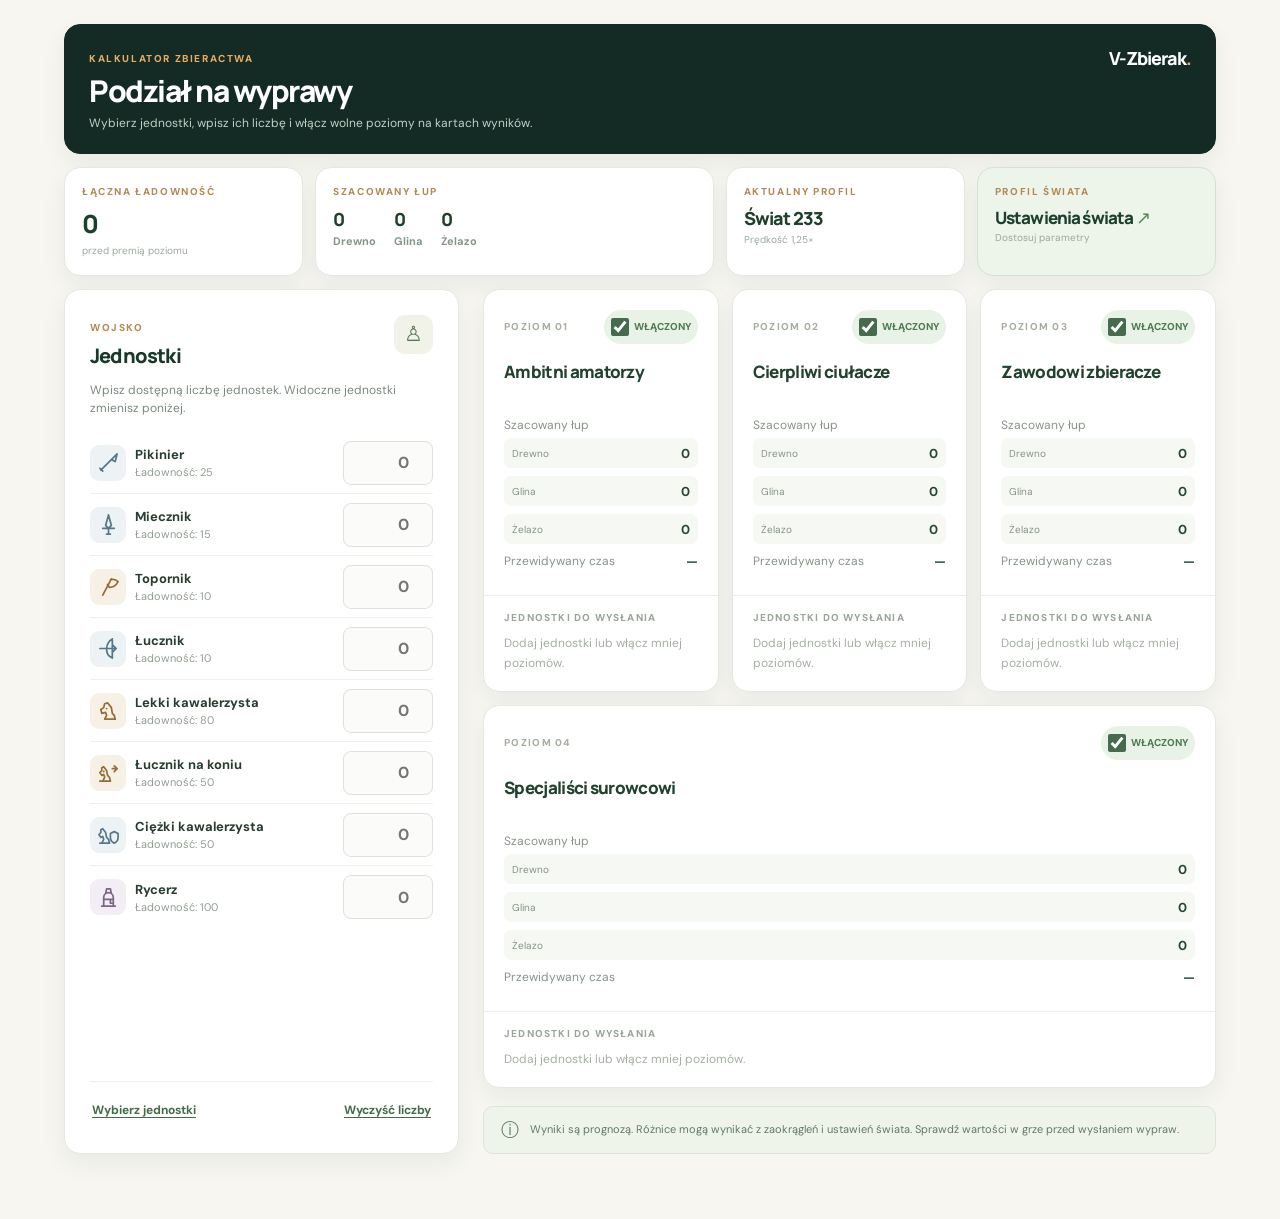
<file: index.html>
<!doctype html>
<html lang="pl">
<head>
  <meta charset="utf-8">
  <meta name="viewport" content="width=device-width, initial-scale=1">
  <meta name="theme-color" content="#142b25">
  <meta name="description" content="V-Zbierak — prosty kalkulator zbieractwa dla Plemion z ustawieniami każdego świata.">
  <title>V-Zbierak — kalkulator zbieractwa</title>
  <link rel="icon" href="./favicon.svg" type="image/svg+xml">
  <link rel="stylesheet" href="./styles.css">
  <script defer src="./calculator.js"></script>
  <script defer src="./app.js"></script>
</head>
<body>
  <svg class="icon-sprite" xmlns="http://www.w3.org/2000/svg" aria-hidden="true" focusable="false">
    <symbol id="unit-icon-spear" viewBox="0 0 24 24">
      <path d="M4 20 16 8M3 18l3 3m9-12 6-6-2 8-4-2Z"/>
    </symbol>
    <symbol id="unit-icon-sword" viewBox="0 0 24 24">
      <path d="M12 2 15 13 12 16 9 13 12 2ZM6 16h12m-6 0v5m-2 1h4"/>
    </symbol>
    <symbol id="unit-icon-axe" viewBox="0 0 24 24">
      <path d="M6 21 15 4m-1 1c3-1 6 0 8 2-2 4-5 6-9 6l-2-3"/>
    </symbol>
    <symbol id="unit-icon-archer" viewBox="0 0 24 24">
      <path d="M16 2c-7 4-9 16 0 20m0-20v20M3 12h17m-4-4 4 4-4 4"/>
    </symbol>
    <symbol id="unit-icon-light" viewBox="0 0 24 24">
      <path d="M8 21h11l-1-4-2-2-1-6-4-5-3 1-1 4-3 2 1 4 4-1 1 3-2 4Z"/>
      <circle cx="10" cy="10" r="1" fill="currentColor" stroke="none"/>
    </symbol>
    <symbol id="unit-icon-marcher" viewBox="0 0 24 24">
      <path d="M3 21h11l-1-4-2-2-1-5-3-4-2 1v3l-2 2 2 3 2-1 1 3-2 4Zm13-13h5m-3-3 3 3-3 3"/>
      <circle cx="7" cy="11" r="1" fill="currentColor" stroke="none"/>
    </symbol>
    <symbol id="unit-icon-heavy" viewBox="0 0 24 24">
      <path d="M3 21h10l-1-4-2-2-1-5-3-4-2 1v3l-2 2 2 3 2-1 1 3-2 4Zm15-12 4 2v4c0 3-2 5-4 6-2-1-4-3-4-6v-4l4-2Z"/>
    </symbol>
    <symbol id="unit-icon-knight" viewBox="0 0 24 24">
      <path d="M5 21h14M7 21V12a5 5 0 0 1 10 0v9M9 8l1-5h4l1 5M7 14h10m-3 0v4h3"/>
    </symbol>
  </svg>
  <div class="site-shell">
    <main class="calculator-section" aria-labelledby="calculator-title">
      <header class="results-header"><div><span class="panel-kicker">KALKULATOR ZBIERACTWA</span><h1 id="calculator-title">Podział na wyprawy</h1><p>Wybierz jednostki, wpisz ich liczbę i włącz wolne poziomy na kartach wyników.</p></div><strong class="results-brand">V-Zbierak<span aria-hidden="true">.</span></strong></header>
      <div class="metrics"><div class="metric"><span class="panel-kicker">Łączna ładowność</span><strong id="total-carry">0</strong><small>przed premią poziomu</small></div><div class="metric metric-loot"><span class="panel-kicker">Szacowany łup</span><div class="metric-resources"><div><strong id="total-wood">0</strong><span>Drewno</span></div><div><strong id="total-clay">0</strong><span>Glina</span></div><div><strong id="total-iron">0</strong><span>Żelazo</span></div></div></div><div class="metric metric-profile" aria-live="polite"><span class="panel-kicker">Aktualny profil</span><strong id="world-label">Świat 233</strong><small id="world-speed-label">Prędkość 1,25×</small></div><button id="open-world-settings" class="metric metric-settings" type="button" aria-haspopup="dialog"><span class="panel-kicker">Profil świata</span><strong>Ustawienia świata <span aria-hidden="true">↗</span></strong><small>Dostosuj parametry</small></button></div>
      <div class="calculator-layout">
        <div class="input-column">
          <section class="panel troop-panel" aria-labelledby="units-title">
            <div class="panel-heading"><div><span class="panel-kicker">WOJSKO</span><h2 id="units-title">Jednostki</h2></div><span class="heading-symbol" aria-hidden="true">♙</span></div>
            <p class="panel-intro">Wpisz dostępną liczbę jednostek. Widoczne jednostki zmienisz poniżej.</p>
            <div id="unit-list" class="unit-list"></div>
            <div class="panel-actions"><button id="open-unit-selection" class="text-button" type="button" aria-haspopup="dialog">Wybierz jednostki</button><button id="reset-button" class="text-button" type="button">Wyczyść liczby</button></div>
          </section>
        </div>

        <div class="results-column">
          <p id="form-message" class="form-message" role="status" aria-live="polite"></p>
          <div id="result-list" class="result-list" aria-live="polite"></div>
          <div class="results-note"><span aria-hidden="true">ⓘ</span><p>Wyniki są prognozą. Różnice mogą wynikać z zaokrągleń i ustawień świata. Sprawdź wartości w grze przed wysłaniem wypraw.</p></div>
        </div>
      </div>
    </main>
  </div>

  <dialog id="unit-dialog" class="world-dialog unit-dialog" aria-labelledby="unit-dialog-title">
    <form id="unit-form">
      <div class="dialog-header"><div><span class="panel-kicker">WOJSKO</span><h2 id="unit-dialog-title">Wybierz jednostki</h2><p>Na liście kalkulatora pojawią się tylko zaznaczone jednostki.</p></div><button id="close-unit-selection" class="icon-button" type="button" aria-label="Zamknij wybór jednostek">×</button></div>
      <div class="dialog-scroll"><div id="unit-options" class="unit-options"></div></div>
      <div class="dialog-actions"><button id="select-all-unit-options" class="text-button" type="button">Zaznacz wszystkie</button><div><button id="cancel-unit-selection" class="button button-quiet" type="button">Anuluj</button><button class="button button-primary" type="submit">Zapisz wybór</button></div></div>
    </form>
  </dialog>

  <dialog id="world-dialog" class="world-dialog" aria-labelledby="world-dialog-title">
    <form id="world-form" novalidate>
      <div class="dialog-header"><div><span class="panel-kicker">PROFIL ŚWIATA</span><h2 id="world-dialog-title">Ustawienia świata</h2><p>Domyślne wartości odpowiadają światu 233. Dopasuj je do swojego świata.</p></div><button id="close-world-settings" class="icon-button" type="button" aria-label="Zamknij ustawienia">×</button></div>
      <div class="dialog-scroll">
        <section class="dialog-section" aria-labelledby="world-basic-title"><h3 id="world-basic-title">Świat i czas</h3><div class="setting-fields"><label class="setting-field">Nazwa profilu<input name="worldName" type="text" maxlength="40" autocomplete="off" required></label><label class="setting-field">Prędkość gry<input name="worldSpeed" type="number" min="0.01" max="100" step="0.01" inputmode="decimal" required></label><label class="setting-field">Współczynnik czasu<input name="durationFactor" type="number" min="0.01" max="100" step="0.000001" inputmode="decimal" required></label><label class="setting-field">Początkowy czas (s)<input name="initialSeconds" type="number" min="0" max="86400" step="1" inputmode="numeric" required></label><label class="setting-field">Wykładnik czasu<input name="exponent" type="number" min="0.01" max="2" step="0.01" inputmode="decimal" required></label><label class="setting-field">Mnożnik ładowności<input name="carryFactor" type="number" min="0.01" max="100" step="0.01" inputmode="decimal" required></label></div><p class="setting-help">Zmiana prędkości przelicza współczynnik czasu według przybliżenia. Możesz następnie wpisać dokładną wartość z gry.</p></section>
        <section class="dialog-section" aria-labelledby="world-units-title"><h3 id="world-units-title">Jednostki dostępne w zbieractwie</h3><p class="setting-help">Wyłącz jednostki, których nie można wysłać na tym świecie. Wpisane liczby pozostaną zapisane.</p><div id="modal-unit-list" class="modal-unit-list"></div></section>
        <section class="dialog-section" aria-labelledby="world-loot-title"><h3 id="world-loot-title">Mnożniki łupu poziomów</h3><div id="modal-loot-list" class="modal-loot-list"></div></section>
      </div>
      <p id="world-error" class="dialog-error" role="alert"></p>
      <div class="dialog-actions"><button id="restore-world-233" class="text-button" type="button">Przywróć profil 233</button><div><button id="cancel-world-settings" class="button button-quiet" type="button">Anuluj</button><button class="button button-primary" type="submit">Zapisz ustawienia</button></div></div>
    </form>
  </dialog>
</body>
</html>
</file>
<file: styles.css>
@import url('https://fonts.googleapis.com/css2?family=DM+Sans:wght@400;500;600;700&family=Manrope:wght@400;500;600;700;800&display=swap');

:root { font-family: 'DM Sans', sans-serif; color: #26382f; background: #f7f6f1; font-synthesis: none; }
* { box-sizing: border-box; }
.icon-sprite { position: absolute; width: 0; height: 0; overflow: hidden; }
body { margin: 0; }
body:has(dialog[open]) { overflow: hidden; }
button, input { font: inherit; }
button { cursor: pointer; }
h1, h2, h3, p { margin-top: 0; }
button:focus-visible, input:focus-visible { outline: 3px solid #d99c4f; outline-offset: 3px; }
.site-shell { max-width: 1600px; min-height: 100vh; margin: auto; }

.button { display: inline-flex; align-items: center; justify-content: center; gap: 10px; min-height: 44px; padding: 11px 16px; border-radius: 10px; font-size: 13px; font-weight: 700; transition: transform .15s, background .15s; }
.button:hover:not(:disabled) { transform: translateY(-1px); }
.button-primary { border: 1px solid #d49c54; background: #e5ad67; color: #152c25; }
.button-primary:hover { background: #f0be7f; }
.button-quiet { border: 1px solid #d9e0d8; background: #fff; color: #315640; }
.button:disabled { opacity: .45; cursor: not-allowed; }
.text-button { min-height: 36px; padding: 6px 2px; border: 0; background: transparent; color: #426c48; font-size: 12px; font-weight: 700; text-decoration: underline; text-underline-offset: 3px; }
.text-button:hover { color: #244a30; }

.calculator-section { padding: 24px clamp(20px, 5vw, 80px) 65px; }
.calculator-layout { display: flex; align-items: stretch; flex-wrap: wrap; gap: 24px; }
.input-column { display: flex; flex: 0 1 395px; flex-direction: column; gap: 22px; min-width: min(100%, 320px); }
.results-column { display: flex; flex: 1 1 530px; align-self: flex-start; flex-direction: column; min-width: min(100%, 320px); }
.panel, .results-header, .metric, .result-card { border: 1px solid #e4e8e0; border-radius: 16px; background: #fff; box-shadow: 0 9px 25px #1a3a2810; }
.panel { padding: 25px; }
.troop-panel { display: flex; flex: 1 1 auto; flex-direction: column; }
.panel-heading { display: flex; align-items: flex-start; justify-content: space-between; gap: 14px; margin-bottom: 12px; }
.panel-kicker { color: #b18a55; font-size: 10px; font-weight: 800; letter-spacing: .16em; }
.panel-heading h2 { margin: 6px 0 0; color: #18382a; font: 800 20px Manrope, sans-serif; letter-spacing: -.04em; }
.heading-symbol { display: grid; place-items: center; flex: none; width: 39px; height: 39px; border-radius: 11px; background: #f1f3e9; color: #5a7957; font-size: 21px; }
.panel-intro { margin: 0 0 14px; color: #7b897d; font-size: 12px; line-height: 1.55; }

.unit-list { display: flex; flex: 1 0 auto; flex-direction: column; }
.unit-row { display: flex; flex: 0 0 auto; align-items: center; gap: 9px; min-height: 62px; border-bottom: 1px solid #eff0eb; }
.unit-row:last-child { border-bottom: 0; }
.unit-empty { margin: auto 4px; color: #849184; font-size: 12px; line-height: 1.6; }
.unit-badge { display: grid; place-items: center; flex: none; width: 36px; height: 36px; border-radius: 9px; background: #f5f2e9; color: #8c6b3f; }
.unit-icon { width: 23px; height: 23px; fill: none; stroke: currentColor; stroke-width: 1.8; stroke-linecap: round; stroke-linejoin: round; }
.unit-badge--spear, .unit-badge--sword, .unit-badge--archer, .unit-badge--heavy { background: #edf3f5; color: #557988; }
.unit-badge--axe, .unit-badge--light, .unit-badge--marcher { background: #f7f0e5; color: #946d39; }
.unit-badge--knight { background: #f3eef5; color: #7c6586; }
.unit-name { flex: 1; min-width: 0; cursor: pointer; }
.unit-name strong { display: block; color: #273d30; font-size: 13px; }
.unit-name small { display: block; margin-top: 2px; color: #929d92; font-size: 11px; }
.unit-input { flex: none; width: 90px; min-height: 44px; padding: 0 8px; border: 1px solid #dce3d9; border-radius: 8px; background: #fbfcfa; color: #23422f; font-size: 16px; font-weight: 700; text-align: right; }
.unit-input:disabled { background: #f1f3ef; cursor: not-allowed; }
.panel-actions { display: flex; justify-content: space-between; gap: 14px; margin-top: 14px; padding-top: 10px; border-top: 1px solid #eff0eb; }
.results-header { display: flex; align-items: center; justify-content: space-between; gap: 18px; min-height: 112px; padding: 21px 24px; border-color: #142b25; background: #142b25; color: #fff; }
.results-header .panel-kicker { color: #e7ad64; }
.results-header h1 { margin: 7px 0 0; color: #fff; font: 800 clamp(22px, 2.5vw, 30px)/1.15 Manrope, sans-serif; letter-spacing: -.05em; }
.results-header p { margin: 6px 0 0; color: #c0d0c5; font-size: 12px; line-height: 1.45; }
.results-brand { flex: none; align-self: flex-start; color: #fff; font: 800 18px Manrope, sans-serif; letter-spacing: -.055em; white-space: nowrap; }
.results-brand span { color: #e7ad64; }
.metrics { display: flex; flex-wrap: wrap; gap: 12px; margin: 13px 0; }
.metric { display: flex; flex: 1 1 155px; flex-direction: column; min-width: 0; min-height: 109px; padding: 17px; }
.metric span { color: #859588; font-size: 11px; font-weight: 700; }
.metric > .panel-kicker { color: #b18a55; font-size: 10px; font-weight: 800; letter-spacing: .16em; text-transform: uppercase; }
.metric strong { margin-top: 8px; color: #1d402c; font: 800 25px Manrope, sans-serif; letter-spacing: -.05em; }
.metric small { margin-top: 3px; color: #9ca89d; font-size: 10px; }
.metric-loot { flex: 2 1 230px; }
.metric-resources { display: flex; flex-wrap: wrap; gap: 10px 18px; margin-top: 9px; }
.metric-resources > div { display: flex; flex-direction: column; }
.metric-resources strong { margin-top: 0; font-size: 18px; }
.metric-resources span { margin-top: 3px; }
.metric-profile strong { overflow-wrap: anywhere; font-size: 18px; }
.metric-settings { align-items: flex-start; border-color: #d5e2d1; background: #edf4e9; text-align: left; cursor: pointer; transition: transform .15s, background .15s; }
.metric-settings:hover { transform: translateY(-1px); background: #e4f0df; }
.metric-settings strong { font-size: 17px; line-height: 1.25; }
.metric-settings strong span { color: #5b8958; font-size: 18px; }
.form-message { margin: 0; color: #9b6028; font-size: 12px; font-weight: 700; }
.form-message:empty { display: none; }
.form-message:not(:empty) { margin-bottom: 13px; padding: 10px 13px; border-radius: 8px; background: #fff4e6; }
.result-list { display: flex; flex: none; flex-wrap: wrap; align-content: flex-start; align-items: stretch; gap: 13px; }
.result-card { display: flex; flex: 1 1 235px; flex-direction: column; min-width: 0; overflow: hidden; }
.result-card.inactive { background: #fbfcfa; }
.result-top { display: flex; flex: none; flex-direction: column; padding: 20px 20px 16px; }
.result-overline { display: flex; align-items: center; justify-content: space-between; gap: 7px; color: #a5ae9f; font-size: 10px; font-weight: 800; letter-spacing: .13em; }
.card-tier-toggle { display: inline-flex; align-items: center; gap: 5px; min-height: 34px; padding: 4px 7px; border-radius: 20px; background: #e8f2e7; color: #4f7b51; font-size: 10px; letter-spacing: 0; white-space: nowrap; cursor: pointer; }
.card-tier-toggle input { width: 18px; height: 18px; margin: 0; accent-color: #456c4d; cursor: pointer; }
.inactive .card-tier-toggle { background: #eef0ec; color: #667968; }
.result-card h3 { min-height: 2.5em; margin: 17px 0 14px; color: #21422f; font: 800 17px/1.25 Manrope, sans-serif; letter-spacing: -.04em; }
.result-loot-title { margin-bottom: 5px; color: #869387; font-size: 12px; }
.resource-breakdown { display: flex; flex-direction: column; gap: 8px; }
.resource-breakdown > div { display: flex; align-items: center; justify-content: space-between; gap: 8px; min-height: 30px; padding: 5px 8px; border-radius: 7px; background: #f6f8f3; }
.resource-breakdown span { color: #869387; font-size: 10px; }
.resource-breakdown strong { color: #254833; font-size: 13px; }
.result-line { display: flex; justify-content: space-between; gap: 10px; margin: 9px 0; color: #869387; font-size: 12px; }
.result-line strong { color: #254833; font-size: 13px; }
.result-bottom { flex: 1 0 auto; padding: 15px 20px 18px; border-top: 1px solid #edf0e9; }
.result-bottom-title { margin-bottom: 10px; color: #9aa59a; font-size: 10px; font-weight: 800; letter-spacing: .12em; }
.unit-pills { display: flex; flex-wrap: wrap; gap: 6px; }
.unit-pill { padding: 6px 8px; border-radius: 6px; background: #f3f6ee; color: #315640; font-size: 11px; font-weight: 700; }
.empty-message { margin: 0; color: #a5aea3; font-size: 12px; line-height: 1.6; }
.results-note { display: flex; flex: none; align-items: flex-start; gap: 11px; margin-top: 18px; padding: 14px 17px; border: 1px solid #dce5d7; border-radius: 10px; background: #eff4eb; color: #617a62; }
.results-note span { font-size: 18px; line-height: 1; }
.results-note p { margin: 0; font-size: 11px; line-height: 1.6; }

.world-dialog { width: min(94vw, 680px); max-height: min(90vh, 850px); padding: 0; border: 1px solid #dce4d9; border-radius: 17px; background: #fff; color: #26382f; box-shadow: 0 30px 90px #0b241d60; overflow: hidden; }
.world-dialog::backdrop { background: #0b201bc4; backdrop-filter: blur(3px); }
.world-dialog form { display: flex; flex-direction: column; max-height: min(90vh, 850px); }
.dialog-header { display: flex; align-items: flex-start; justify-content: space-between; gap: 20px; padding: 25px 27px 17px; border-bottom: 1px solid #edf0e9; }
.dialog-header h2 { margin: 6px 0 6px; color: #173b2c; font: 800 24px Manrope, sans-serif; letter-spacing: -.04em; }
.dialog-header p { margin: 0; color: #839083; font-size: 12px; line-height: 1.5; }
.icon-button { flex: none; width: 34px; height: 34px; border: 1px solid #e0e7dc; border-radius: 8px; background: #f7f9f4; color: #4d6853; font-size: 23px; line-height: 1; }
.dialog-scroll { overflow: auto; padding: 0 27px; }
.dialog-section { padding: 20px 0; border-bottom: 1px solid #edf0e9; }
.dialog-section:last-child { border-bottom: 0; }
.dialog-section h3 { margin: 0 0 13px; color: #294d34; font: 800 15px Manrope, sans-serif; }
.setting-fields { display: flex; flex-wrap: wrap; gap: 12px; }
.setting-field { display: flex; flex: 1 1 180px; flex-direction: column; gap: 6px; color: #5e7161; font-size: 11px; font-weight: 700; }
.setting-field input, .loot-input { width: 100%; min-height: 44px; padding: 0 10px; border: 1px solid #dce3d9; border-radius: 8px; background: #fff; color: #23422f; font-size: 16px; }
.setting-help { margin: 11px 0 0; color: #7b897d; font-size: 11px; line-height: 1.55; }
.modal-unit-list { display: flex; flex-wrap: wrap; gap: 9px; }
.modal-unit-option { display: flex; align-items: center; flex: 1 1 195px; gap: 10px; min-height: 44px; padding: 8px 11px; border: 1px solid #e4e9df; border-radius: 8px; color: #355340; font-size: 12px; font-weight: 700; cursor: pointer; }
.modal-unit-option input { width: 18px; height: 18px; accent-color: #456c4d; }
.unit-dialog { width: min(94vw, 520px); }
.unit-options { display: flex; flex-direction: column; gap: 8px; padding: 18px 0; }
.unit-option { display: flex; align-items: center; gap: 12px; min-height: 54px; padding: 9px 12px; border: 1px solid #e4e9df; border-radius: 10px; background: #fcfdfb; cursor: pointer; }
.unit-option:has(input:checked) { border-color: #bad2b4; background: #f4f9f1; }
.unit-option input { flex: none; width: 21px; height: 21px; margin: 0; accent-color: #456c4d; cursor: pointer; }
.unit-option-details { display: flex; flex-direction: column; gap: 2px; }
.unit-option-details strong { color: #294d34; font-size: 13px; }
.unit-option-details small { color: #829184; font-size: 11px; }
.modal-loot-list { display: flex; flex-wrap: wrap; gap: 10px; }
.modal-loot-field { display: flex; align-items: center; flex: 1 1 245px; justify-content: space-between; gap: 10px; min-height: 49px; color: #355340; font-size: 12px; font-weight: 700; }
.modal-loot-field .loot-input { width: 95px; }
.dialog-error { margin: 0; padding: 0 27px; color: #a44737; font-size: 12px; font-weight: 700; }
.dialog-error:not(:empty) { padding-top: 10px; }
.dialog-actions { display: flex; align-items: center; justify-content: space-between; flex-wrap: wrap; gap: 12px; padding: 18px 27px 23px; border-top: 1px solid #edf0e9; }
.dialog-actions > div { display: flex; flex-wrap: wrap; gap: 9px; }

@media (max-width: 700px) {
  .calculator-section { padding-top: 20px; }
  .calculator-layout { gap: 19px; }
  .input-column, .results-column { flex-basis: 100%; }
  .results-header { flex-wrap: wrap; }
  .results-brand { margin-left: auto; }
  .panel { padding: 21px; }
  .result-card { flex-basis: 100%; }
  .result-card h3 { min-height: 0; }
  .dialog-header, .dialog-actions { padding-left: 19px; padding-right: 19px; }
  .dialog-scroll { padding-left: 19px; padding-right: 19px; }
}
@media (max-width: 480px) {
  .results-header { align-items: flex-start; }
  .results-header h1 { font-size: 25px; }
  .metrics { gap: 8px; }
  .metric { flex-basis: calc(50% - 4px); min-height: 97px; padding: 13px; }
  .metric-loot { flex-basis: calc(50% - 4px); }
  .metric strong { font-size: 21px; }
  .metric-resources strong { font-size: 16px; }
  .metric-profile strong, .metric-settings strong { font-size: 16px; }
  .metric small { font-size: 9px; }
  .unit-input { width: 75px; }
  .dialog-actions > div { width: 100%; }
  .dialog-actions > div .button { flex: 1; }
}
@media (prefers-reduced-motion: reduce) { .button { transition: none; } }
</file>
